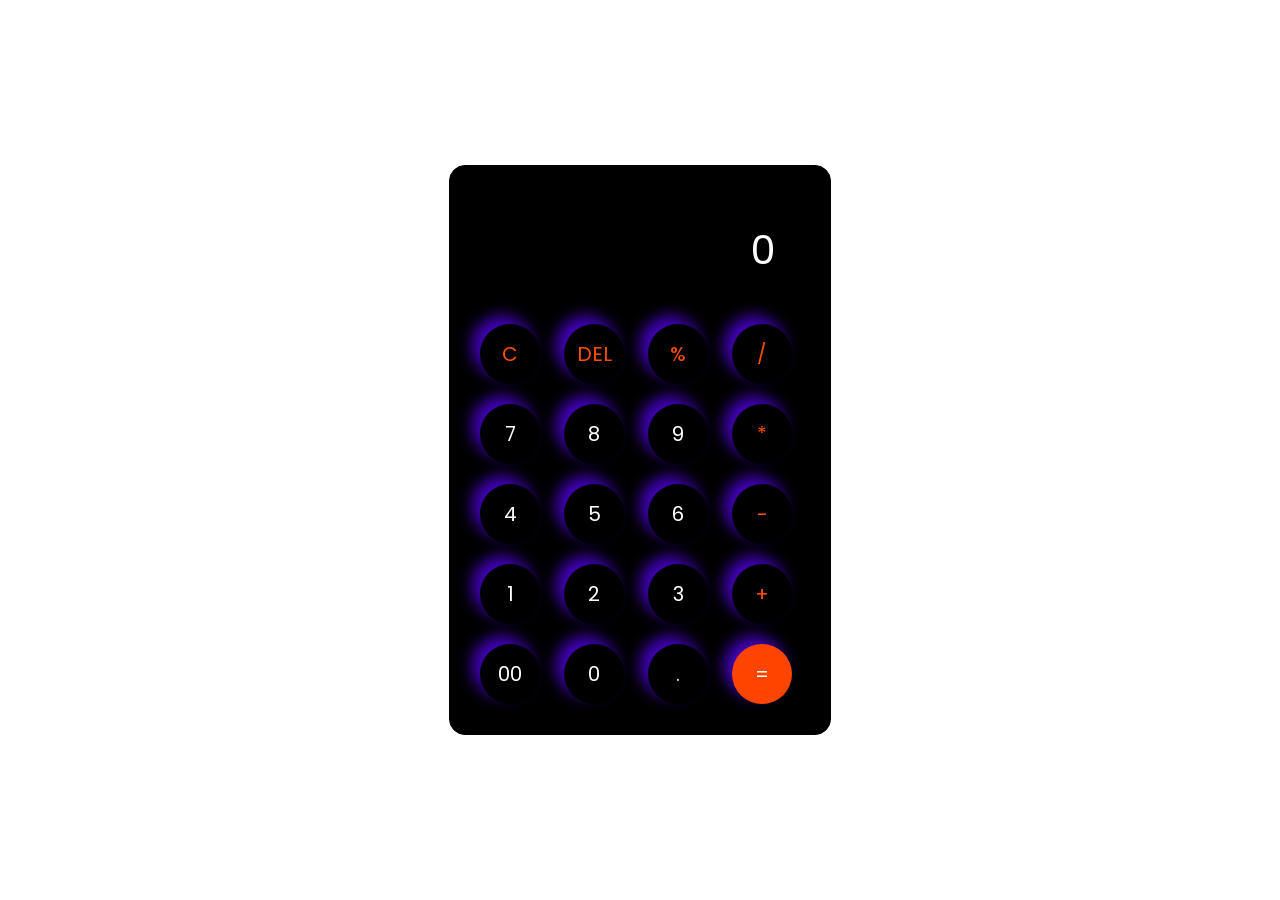
<file: calculator/index.html>
<!DOCTYPE html>
<html lang="en">
  <head>
    <meta charset="UTF-8" />
    <meta http-equiv="X-UA-Compatible" content="IE=edge" />
    <meta name="viewport" content="width=device-width, initial-scale=1.0" />
    <link rel="stylesheet" href="style.css" />
    <title>Calculator</title>
  </head>
  <body>
    <div class="container">
      <div class="calculator">
        <input type="text" id="inputBox" placeholder="0" />
        <div>
          <button class="button operator">C</button>
          <button class="button operator">DEL</button>
          <button class="button operator">%</button>
          <button class="button operator">/</button>
        </div>
        <div>
          <button class="button">7</button>
          <button class="button">8</button>
          <button class="button">9</button>
          <button class="button operator">*</button>
        </div>
        <div>
          <button class="button">4</button>
          <button class="button">5</button>
          <button class="button">6</button>
          <button class="button operator">-</button>
        </div>
        <div>
          <button class="button">1</button>
          <button class="button">2</button>
          <button class="button">3</button>
          <button class="button operator">+</button>
        </div>

        <div>
          <button class="button">00</button>
          <button class="button">0</button>
          <button class="button">.</button>
          <button class="button equalBtn">=</button>
        </div>
      </div>
    </div>

    <script src="script.js"></script>
  </body>
</html>
</file>
<file: calculator/style.css>
@import url('https://fonts.googleapis.com/css2?family=Poppins:wght@500&display=swap');

*{
    margin: 0;
    padding: 0;
    box-sizing: border-box;
    font-family: 'Poppins', sans-serif;
}

body{
    width: 100%;
    height: 100vh;
    display: flex;
    justify-content: center;
    align-items: center;
    background: linear-gradient(45deg, #ffffff, #ffffff);
}

.calculator{
    border: 1px solid #000000;
    padding: 20px;
    border-radius: 16px;
    background: black;
    box-shadow: 1px 5px 17px rgba(255, 255, 255, 0.447);

}

input{
    width: 320px;
    border: none;
    padding: 24px;
    margin: 10px;
    background: transparent;
    box-shadow: 2px 5px 17px rgbs(ff, 00, 00, 0.2);
    font-size: 40px;
    text-align: right;
    cursor: pointer;
    color: #ffffff;
}

input::placeholder{
    color: #ffffff;
}

button{
    border: none;
    width: 60px;
    height: 60px;
    margin: 10px;
    border-radius: 50%;
    background: transparent;
    color: #ffffff;
    font-size: 20px;
    box-shadow: -8px -8px 15px rgba(87, 1, 246, 0.776);
    cursor: pointer;
}

.equalBtn{
    background-color: #ff4400;
}

.operator{
    color: #ff4d00;
}
</file>
